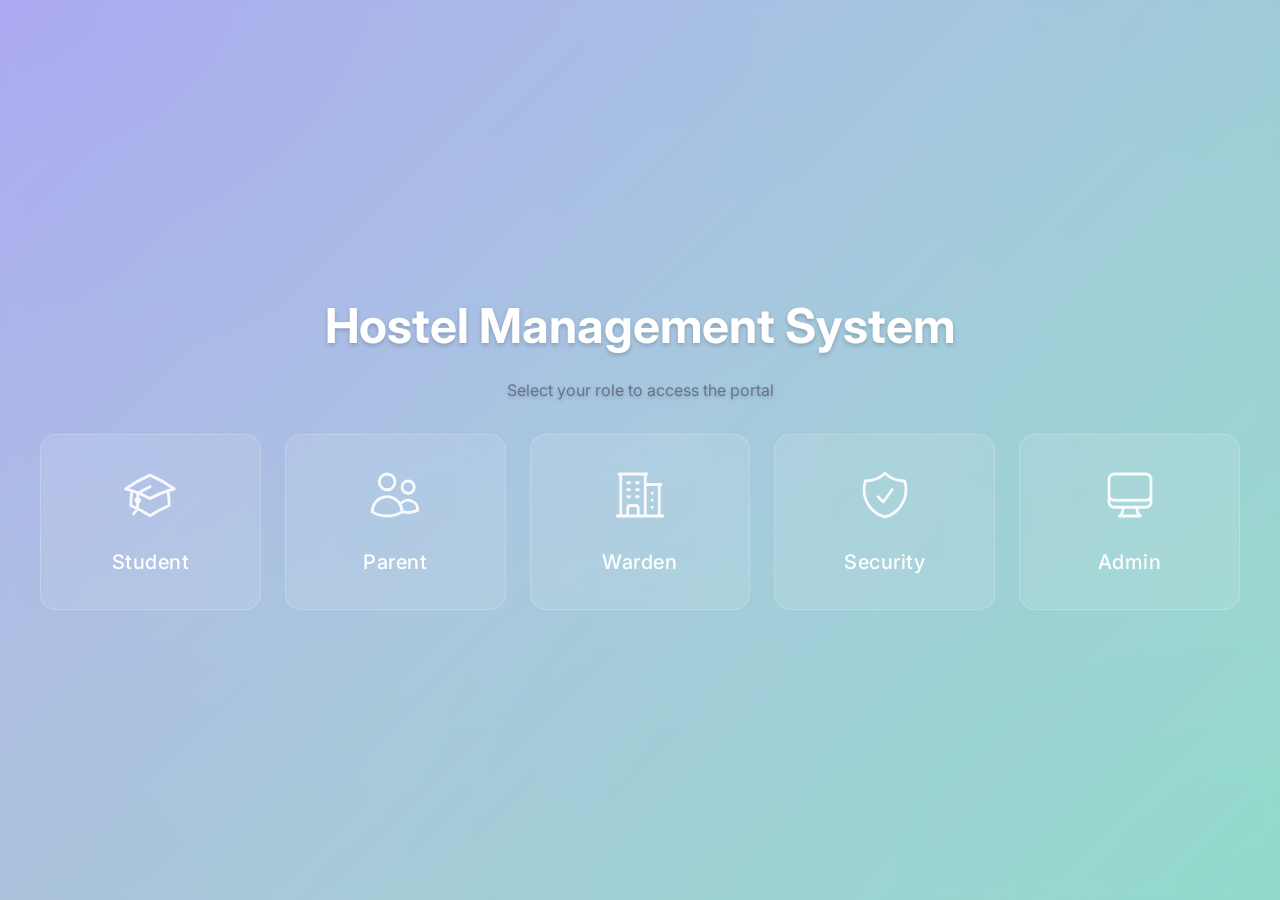
<file: frontend/index.html>
<!DOCTYPE html>
<html lang="en">
<head>
    <meta charset="UTF-8">
    <meta name="viewport" content="width=device-width, initial-scale=1.0">
    <title>Hostel Management System</title>
    <link href="https://fonts.googleapis.com/css2?family=Inter:wght@400;500;600;700&display=swap" rel="stylesheet">
    <link rel="stylesheet" href="css/style.css">
    <link rel="stylesheet" href="css/components.css">
    <link rel="stylesheet" href="css/responsive.css">
    <style>
        .landing-container {
            min-height: 100vh;
            display: flex;
            align-items: center;
            justify-content: center;
            padding: var(--spacing-xl);
            background-image: url('https://images.unsplash.com/photo-1541339907198-e08756dedf3f?auto=format&fit=crop&w=1920&q=80');
            background-size: cover;
            background-position: center;
            position: relative;
        }

        .landing-overlay {
            position: absolute;
            top: 0;
            left: 0;
            right: 0;
            bottom: 0;
            background: linear-gradient(135deg, rgba(79, 70, 229, 0.4) 0%, rgba(16, 185, 129, 0.4) 100%);
            backdrop-filter: blur(8px);
        }

        .role-cards-wrapper {
            position: relative;
            z-index: 10;
            max-width: 1200px;
            width: 100%;
        }

        .landing-header {
            text-align: center;
            margin-bottom: var(--spacing-xl);
            color: white;
            text-shadow: 0 2px 4px rgba(0,0,0,0.2);
        }

        .landing-header h1 {
            font-size: 3rem;
            margin-bottom: var(--spacing-md);
        }

        .role-grid {
            display: grid;
            grid-template-columns: repeat(auto-fit, minmax(200px, 1fr));
            gap: var(--spacing-lg);
        }

        .role-card {
            background: rgba(255, 255, 255, 0.1);
            backdrop-filter: blur(20px);
            border: 1px solid rgba(255, 255, 255, 0.2);
            border-radius: var(--radius-xl);
            padding: var(--spacing-xl) var(--spacing-md);
            text-align: center;
            color: white;
            transition: all var(--transition-normal);
            text-decoration: none;
            display: flex;
            flex-direction: column;
            align-items: center;
            gap: var(--spacing-md);
        }

        .role-card:hover {
            transform: translateY(-10px);
            background: rgba(255, 255, 255, 0.2);
            box-shadow: 0 20px 40px rgba(0,0,0,0.2);
            color: white;
        }

        .role-icon {
            width: 56px;
            height: 56px;
            margin-bottom: var(--spacing-sm);
            color: white;
            opacity: 0.9;
        }

        .role-card h3 {
            margin: 0;
            font-weight: 500;
            letter-spacing: 0.5px;
        }
    </style>
</head>
<body>
    <div class="landing-container">
        <div class="landing-overlay"></div>
        <div class="role-cards-wrapper">
            <div class="landing-header">
                <h1>Hostel Management System</h1>
                <p>Select your role to access the portal</p>
            </div>
            <div class="role-grid">
                <a href="student/login.html" class="role-card">
                    <svg class="role-icon" fill="none" viewBox="0 0 24 24" stroke="currentColor" stroke-width="1.2">
                        <path stroke-linecap="round" stroke-linejoin="round" d="M4.26 10.147a60.436 60.436 0 00-.491 6.347A48.627 48.627 0 0112 20.904a48.627 48.627 0 018.232-4.41 60.46 60.46 0 00-.491-6.347m-15.482 0a50.57 50.57 0 00-2.658-.813A59.905 59.905 0 0112 3.493a59.902 59.902 0 0110.399 5.84c-.896.248-1.783.52-2.658.814m-15.482 0A50.697 50.697 0 0112 13.489a50.702 50.702 0 017.74-3.342M6.75 15a.75.75 0 100-1.5.75.75 0 000 1.5zm0 0v-3.675A55.378 55.378 0 0112 8.443m-7.007 11.55A5.981 5.981 0 006.75 15.75v-1.5" />
                    </svg>
                    <h3>Student</h3>
                </a>
                <a href="parent/login.html" class="role-card">
                    <svg class="role-icon" fill="none" viewBox="0 0 24 24" stroke="currentColor" stroke-width="1.2">
                        <path stroke-linecap="round" stroke-linejoin="round" d="M15 19.128a9.38 9.38 0 002.625.372 9.337 9.337 0 004.121-.952 4.125 4.125 0 00-7.533-2.493M15 19.128v-.003c0-1.113-.285-2.16-.786-3.07M15 19.128v.106A12.318 12.318 0 018.624 21c-2.331 0-4.512-.645-6.374-1.766l-.001-.109a6.375 6.375 0 0111.964-3.07M12 6.375a3.375 3.375 0 11-6.75 0 3.375 3.375 0 016.75 0zm8.25 2.25a2.625 2.625 0 11-5.25 0 2.625 2.625 0 015.25 0z" />
                    </svg>
                    <h3>Parent</h3>
                </a>
                <a href="warden/login.html" class="role-card">
                    <svg class="role-icon" fill="none" viewBox="0 0 24 24" stroke="currentColor" stroke-width="1.2">
                        <path stroke-linecap="round" stroke-linejoin="round" d="M2.25 21h19.5m-18-18v18m10.5-18v18m6-13.5V21M6.75 6.75h.75m-.75 3h.75m-.75 3h.75m3-6h.75m-.75 3h.75m-.75 3h.75M6.75 21v-3.375c0-.621.504-1.125 1.125-1.125h2.25c.621 0 1.125.504 1.125 1.125V21M3 3h12m-.75 4.5H21m-3.75 3.75h.008v.008h-.008v-.008zm0 3h.008v.008h-.008v-.008zm0 3h.008v.008h-.008v-.008z" />
                    </svg>
                    <h3>Warden</h3>
                </a>
                <a href="security/login.html" class="role-card">
                    <svg class="role-icon" fill="none" viewBox="0 0 24 24" stroke="currentColor" stroke-width="1.2">
                        <path stroke-linecap="round" stroke-linejoin="round" d="M9 12.75L11.25 15 15 9.75m-3-7.036A11.959 11.959 0 013.598 6 11.99 11.99 0 003 9.749c0 5.592 3.824 10.29 9 11.623 5.176-1.332 9-6.03 9-11.622 0-1.31-.21-2.571-.598-3.751h-.152c-3.196 0-6.1-1.248-8.25-3.285z" />
                    </svg>
                    <h3>Security</h3>
                </a>
                <a href="admin/login.html" class="role-card">
                    <svg class="role-icon" fill="none" viewBox="0 0 24 24" stroke="currentColor" stroke-width="1.2">
                        <path stroke-linecap="round" stroke-linejoin="round" d="M9 17.25v1.007a3 3 0 01-.879 2.122L7.5 21h9l-.621-.621A3 3 0 0115 18.257V17.25m6-12V15a2.25 2.25 0 01-2.25 2.25H5.25A2.25 2.25 0 013 15V5.25m18 0A2.25 2.25 0 0018.75 3H5.25A2.25 2.25 0 003 5.25m18 0V12a2.25 2.25 0 01-2.25 2.25H5.25A2.25 2.25 0 013 12V5.25" />
                    </svg>
                    <h3>Admin</h3>
                </a>
            </div>
        </div>
    </div>
</body>
</html>
</file>
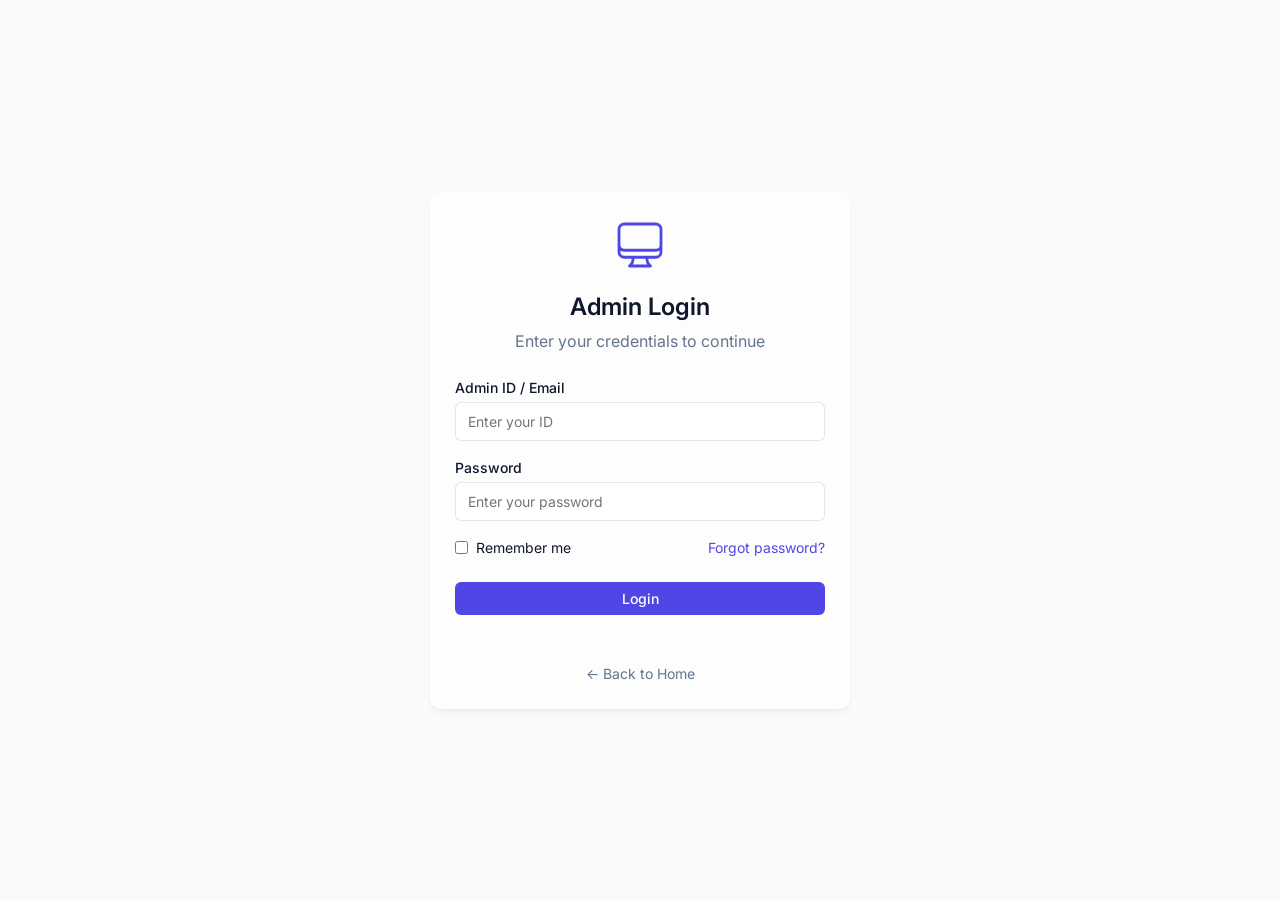
<file: frontend/admin/login.html>
﻿<!DOCTYPE html>
<html lang="en">
<head>
    <meta charset="UTF-8">
    <meta name="viewport" content="width=device-width, initial-scale=1.0">
    <title>Admin Login - Hostel Management System</title>
    <link href="https://fonts.googleapis.com/css2?family=Inter:wght@400;500;600;700&display=swap" rel="stylesheet">
    <link rel="stylesheet" href="../css/style.css">
    <link rel="stylesheet" href="../css/components.css">
    <link rel="stylesheet" href="../css/responsive.css">
    <style>
        .login-page {
            min-height: 100vh;
            display: flex;
            align-items: center;
            justify-content: center;
            padding: var(--spacing-md);
            background: var(--color-background);
        }
        .login-container {
            width: 100%;
            max-width: 420px;
        }
        .login-header {
            text-align: center;
            margin-bottom: var(--spacing-lg);
        }
        .login-header .icon {
            font-size: 3rem;
            margin-bottom: var(--spacing-sm);
        }
        .login-header h2 {
            margin-bottom: var(--spacing-xs);
        }
        .login-header p {
            color: var(--color-text-muted);
            margin-bottom: 0;
        }
        .form-options {
            display: flex;
            justify-content: space-between;
            align-items: center;
            margin-bottom: var(--spacing-lg);
            font-size: var(--font-size-sm);
        }
        .back-link {
            display: block;
            text-align: center;
            margin-top: var(--spacing-lg);
            font-size: var(--font-size-sm);
            color: var(--color-text-muted);
        }
    </style>
</head>
<body>
    <div class="login-page">
        <div class="login-container glass-panel">
            <div class="login-header">
                <svg class="icon" style="width: 56px; height: 56px; margin: 0 auto 1rem auto; display: block; color: var(--color-primary);" fill="none" viewBox="0 0 24 24" stroke="currentColor" stroke-width="1.2"><path stroke-linecap="round" stroke-linejoin="round" d="M9 17.25v1.007a3 3 0 01-.879 2.122L7.5 21h9l-.621-.621A3 3 0 0115 18.257V17.25m6-12V15a2.25 2.25 0 01-2.25 2.25H5.25A2.25 2.25 0 013 15V5.25m18 0A2.25 2.25 0 0018.75 3H5.25A2.25 2.25 0 003 5.25m18 0V12a2.25 2.25 0 01-2.25 2.25H5.25A2.25 2.25 0 013 12V5.25" /></svg>
                <h2>Admin Login</h2>
                <p>Enter your credentials to continue</p>
            </div>
            
            <form action="dashboard.html" method="GET">
                <div class="form-group">
                    <label class="form-label">Admin ID / Email</label>
                    <input type="text" class="form-control" placeholder="Enter your ID" required>
                </div>
                
                <div class="form-group">
                    <label class="form-label">Password</label>
                    <input type="password" class="form-control" placeholder="Enter your password" required>
                </div>
                
                <div class="form-options">
                    <label style="display: flex; align-items: center; gap: 0.5rem; cursor: pointer;">
                        <input type="checkbox"> Remember me
                    </label>
                    <a href="#">Forgot password?</a>
                </div>
                
                <button type="submit" class="btn btn-primary btn-block">Login</button>
            </form>
            
            <a href="../index.html" class="back-link">← Back to Home</a>
        </div>
    </div>
    <script src="../js/auth-client.js"></script>
</body>
</html>
</file>
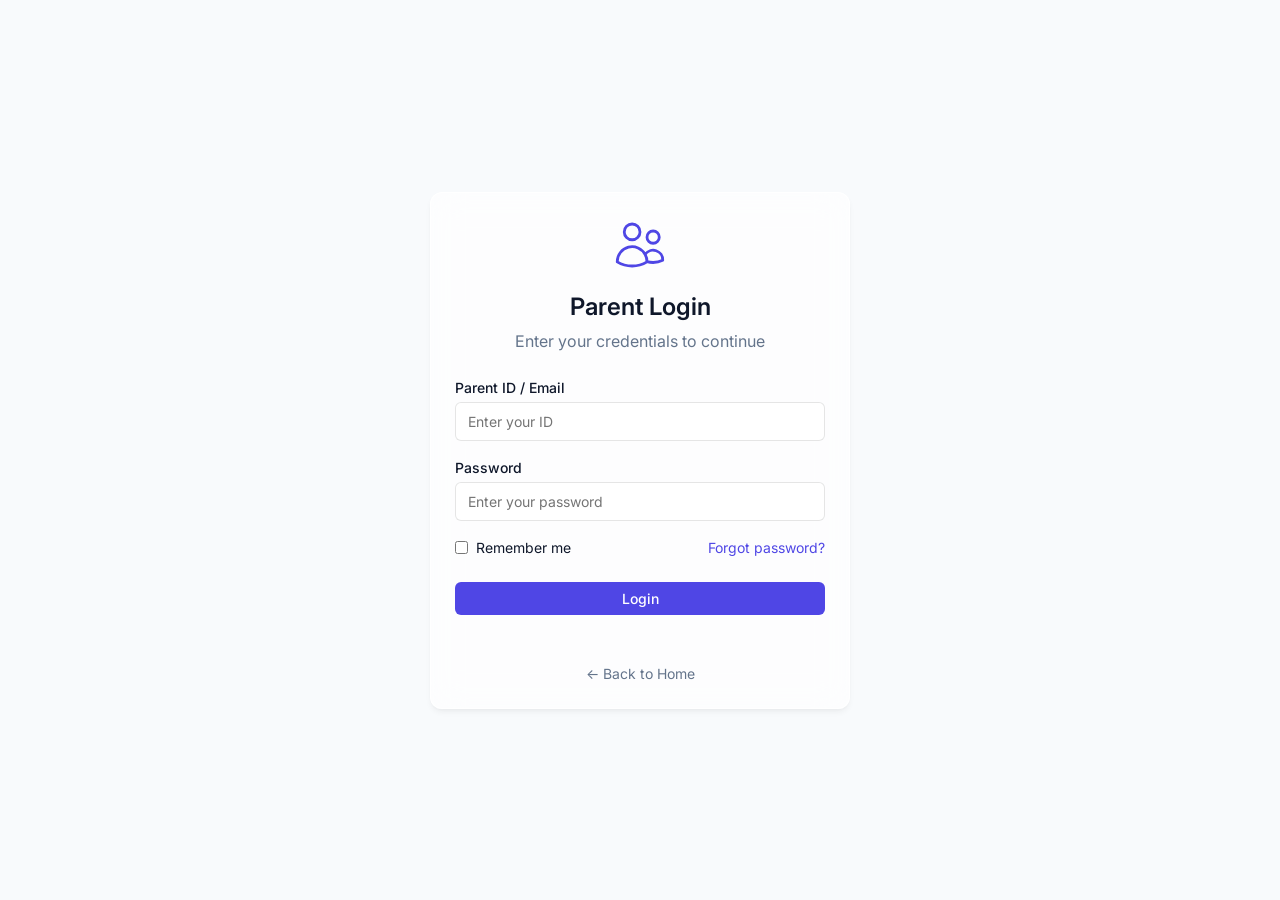
<file: frontend/parent/login.html>
﻿<!DOCTYPE html>
<html lang="en">
<head>
    <meta charset="UTF-8">
    <meta name="viewport" content="width=device-width, initial-scale=1.0">
    <title>Parent Login - Hostel Management System</title>
    <link href="https://fonts.googleapis.com/css2?family=Inter:wght@400;500;600;700&display=swap" rel="stylesheet">
    <link rel="stylesheet" href="../css/style.css">
    <link rel="stylesheet" href="../css/components.css">
    <link rel="stylesheet" href="../css/responsive.css">
    <style>
        .login-page {
            min-height: 100vh;
            display: flex;
            align-items: center;
            justify-content: center;
            padding: var(--spacing-md);
            background: var(--color-background);
        }
        .login-container {
            width: 100%;
            max-width: 420px;
        }
        .login-header {
            text-align: center;
            margin-bottom: var(--spacing-lg);
        }
        .login-header .icon {
            font-size: 3rem;
            margin-bottom: var(--spacing-sm);
        }
        .login-header h2 {
            margin-bottom: var(--spacing-xs);
        }
        .login-header p {
            color: var(--color-text-muted);
            margin-bottom: 0;
        }
        .form-options {
            display: flex;
            justify-content: space-between;
            align-items: center;
            margin-bottom: var(--spacing-lg);
            font-size: var(--font-size-sm);
        }
        .back-link {
            display: block;
            text-align: center;
            margin-top: var(--spacing-lg);
            font-size: var(--font-size-sm);
            color: var(--color-text-muted);
        }
    </style>
</head>
<body>
    <div class="login-page">
        <div class="login-container glass-panel">
            <div class="login-header">
                <svg class="icon" style="width: 56px; height: 56px; margin: 0 auto 1rem auto; display: block; color: var(--color-primary);" fill="none" viewBox="0 0 24 24" stroke="currentColor" stroke-width="1.2"><path stroke-linecap="round" stroke-linejoin="round" d="M15 19.128a9.38 9.38 0 002.625.372 9.337 9.337 0 004.121-.952 4.125 4.125 0 00-7.533-2.493M15 19.128v-.003c0-1.113-.285-2.16-.786-3.07M15 19.128v.106A12.318 12.318 0 018.624 21c-2.331 0-4.512-.645-6.374-1.766l-.001-.109a6.375 6.375 0 0111.964-3.07M12 6.375a3.375 3.375 0 11-6.75 0 3.375 3.375 0 016.75 0zm8.25 2.25a2.625 2.625 0 11-5.25 0 2.625 2.625 0 015.25 0z" /></svg>
                <h2>Parent Login</h2>
                <p>Enter your credentials to continue</p>
            </div>
            
            <form action="dashboard.html" method="GET">
                <div class="form-group">
                    <label class="form-label">Parent ID / Email</label>
                    <input type="text" class="form-control" placeholder="Enter your ID" required>
                </div>
                
                <div class="form-group">
                    <label class="form-label">Password</label>
                    <input type="password" class="form-control" placeholder="Enter your password" required>
                </div>
                
                <div class="form-options">
                    <label style="display: flex; align-items: center; gap: 0.5rem; cursor: pointer;">
                        <input type="checkbox"> Remember me
                    </label>
                    <a href="#">Forgot password?</a>
                </div>
                
                <button type="submit" class="btn btn-primary btn-block">Login</button>
            </form>
            
            <a href="../index.html" class="back-link">← Back to Home</a>
        </div>
    </div>
    <script src="../js/auth-client.js"></script>
</body>
</html>
</file>
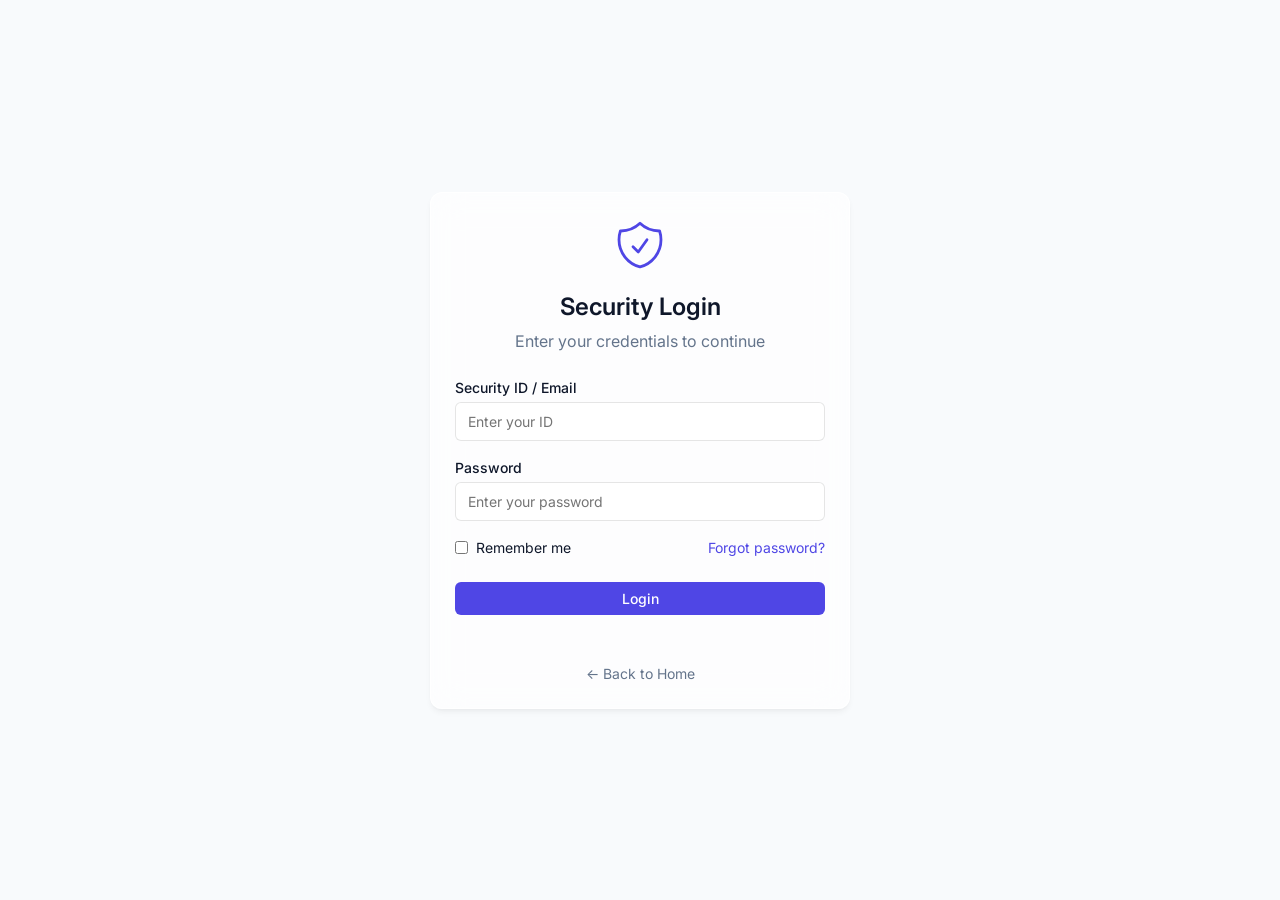
<file: frontend/security/login.html>
﻿<!DOCTYPE html>
<html lang="en">
<head>
    <meta charset="UTF-8">
    <meta name="viewport" content="width=device-width, initial-scale=1.0">
    <title>Security Login - Hostel Management System</title>
    <link href="https://fonts.googleapis.com/css2?family=Inter:wght@400;500;600;700&display=swap" rel="stylesheet">
    <link rel="stylesheet" href="../css/style.css">
    <link rel="stylesheet" href="../css/components.css">
    <link rel="stylesheet" href="../css/responsive.css">
    <style>
        .login-page {
            min-height: 100vh;
            display: flex;
            align-items: center;
            justify-content: center;
            padding: var(--spacing-md);
            background: var(--color-background);
        }
        .login-container {
            width: 100%;
            max-width: 420px;
        }
        .login-header {
            text-align: center;
            margin-bottom: var(--spacing-lg);
        }
        .login-header .icon {
            font-size: 3rem;
            margin-bottom: var(--spacing-sm);
        }
        .login-header h2 {
            margin-bottom: var(--spacing-xs);
        }
        .login-header p {
            color: var(--color-text-muted);
            margin-bottom: 0;
        }
        .form-options {
            display: flex;
            justify-content: space-between;
            align-items: center;
            margin-bottom: var(--spacing-lg);
            font-size: var(--font-size-sm);
        }
        .back-link {
            display: block;
            text-align: center;
            margin-top: var(--spacing-lg);
            font-size: var(--font-size-sm);
            color: var(--color-text-muted);
        }
    </style>
</head>
<body>
    <div class="login-page">
        <div class="login-container glass-panel">
            <div class="login-header">
                <svg class="icon" style="width: 56px; height: 56px; margin: 0 auto 1rem auto; display: block; color: var(--color-primary);" fill="none" viewBox="0 0 24 24" stroke="currentColor" stroke-width="1.2"><path stroke-linecap="round" stroke-linejoin="round" d="M9 12.75L11.25 15 15 9.75m-3-7.036A11.959 11.959 0 013.598 6 11.99 11.99 0 003 9.749c0 5.592 3.824 10.29 9 11.623 5.176-1.332 9-6.03 9-11.622 0-1.31-.21-2.571-.598-3.751h-.152c-3.196 0-6.1-1.248-8.25-3.285z" /></svg>
                <h2>Security Login</h2>
                <p>Enter your credentials to continue</p>
            </div>
            
            <form action="dashboard.html" method="GET">
                <div class="form-group">
                    <label class="form-label">Security ID / Email</label>
                    <input type="text" class="form-control" placeholder="Enter your ID" required>
                </div>
                
                <div class="form-group">
                    <label class="form-label">Password</label>
                    <input type="password" class="form-control" placeholder="Enter your password" required>
                </div>
                
                <div class="form-options">
                    <label style="display: flex; align-items: center; gap: 0.5rem; cursor: pointer;">
                        <input type="checkbox"> Remember me
                    </label>
                    <a href="#">Forgot password?</a>
                </div>
                
                <button type="submit" class="btn btn-primary btn-block">Login</button>
            </form>
            
            <a href="../index.html" class="back-link">← Back to Home</a>
        </div>
    </div>
    <script src="../js/auth-client.js"></script>
</body>
</html>
</file>
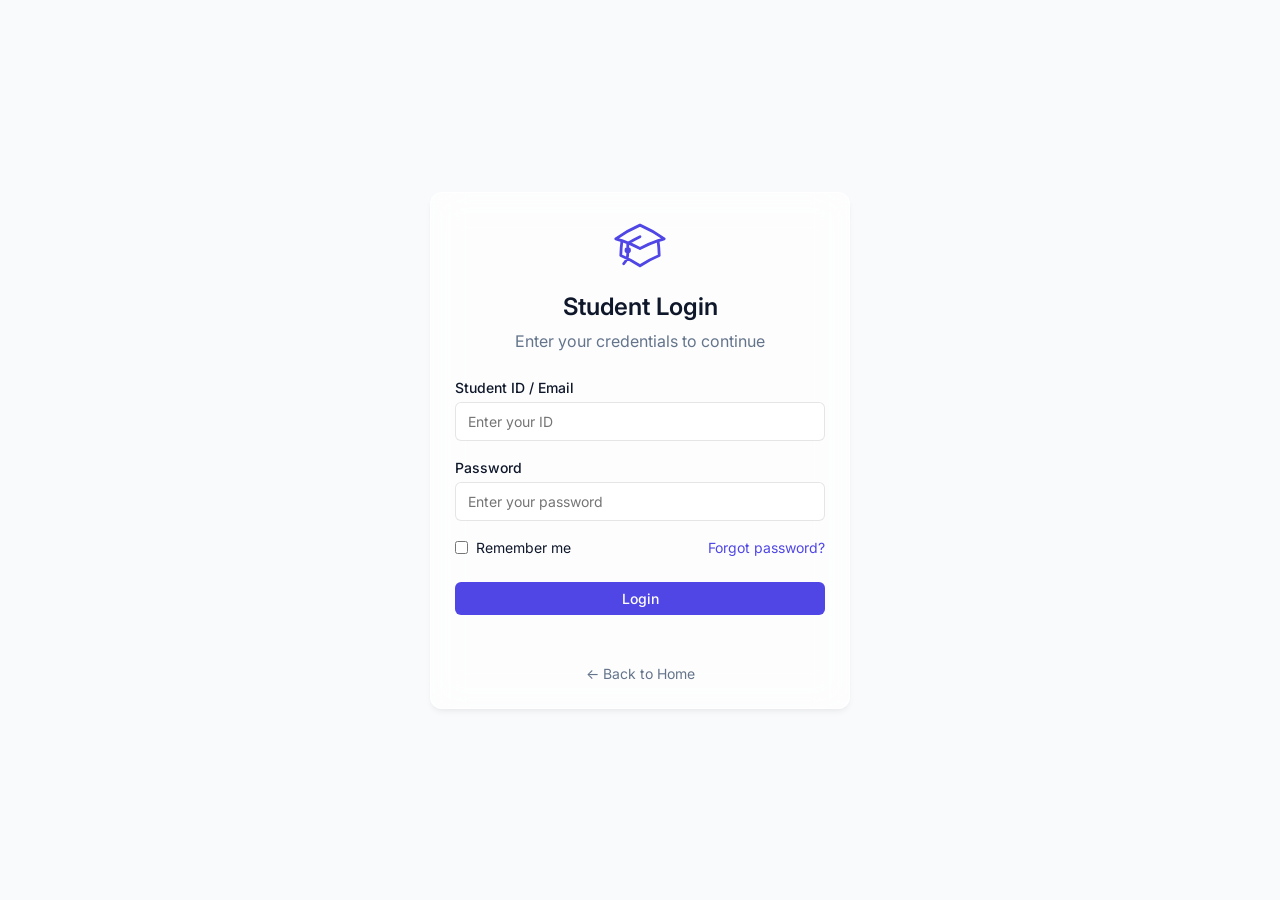
<file: frontend/student/login.html>
﻿<!DOCTYPE html>
<html lang="en">
<head>
    <meta charset="UTF-8">
    <meta name="viewport" content="width=device-width, initial-scale=1.0">
    <title>Student Login - Hostel Management System</title>
    <link href="https://fonts.googleapis.com/css2?family=Inter:wght@400;500;600;700&display=swap" rel="stylesheet">
    <link rel="stylesheet" href="../css/style.css">
    <link rel="stylesheet" href="../css/components.css">
    <link rel="stylesheet" href="../css/responsive.css">
    <style>
        .login-page {
            min-height: 100vh;
            display: flex;
            align-items: center;
            justify-content: center;
            padding: var(--spacing-md);
            background: var(--color-background);
        }
        .login-container {
            width: 100%;
            max-width: 420px;
        }
        .login-header {
            text-align: center;
            margin-bottom: var(--spacing-lg);
        }
        .login-header .icon {
            font-size: 3rem;
            margin-bottom: var(--spacing-sm);
        }
        .login-header h2 {
            margin-bottom: var(--spacing-xs);
        }
        .login-header p {
            color: var(--color-text-muted);
            margin-bottom: 0;
        }
        .form-options {
            display: flex;
            justify-content: space-between;
            align-items: center;
            margin-bottom: var(--spacing-lg);
            font-size: var(--font-size-sm);
        }
        .back-link {
            display: block;
            text-align: center;
            margin-top: var(--spacing-lg);
            font-size: var(--font-size-sm);
            color: var(--color-text-muted);
        }
    </style>
</head>
<body>
    <div class="login-page">
        <div class="login-container glass-panel">
            <div class="login-header">
                <svg class="icon" style="width: 56px; height: 56px; margin: 0 auto 1rem auto; display: block; color: var(--color-primary);" fill="none" viewBox="0 0 24 24" stroke="currentColor" stroke-width="1.2"><path stroke-linecap="round" stroke-linejoin="round" d="M4.26 10.147a60.436 60.436 0 00-.491 6.347A48.627 48.627 0 0112 20.904a48.627 48.627 0 018.232-4.41 60.46 60.46 0 00-.491-6.347m-15.482 0a50.57 50.57 0 00-2.658-.813A59.905 59.905 0 0112 3.493a59.902 59.902 0 0110.399 5.84c-.896.248-1.783.52-2.658.814m-15.482 0A50.697 50.697 0 0112 13.489a50.702 50.702 0 017.74-3.342M6.75 15a.75.75 0 100-1.5.75.75 0 000 1.5zm0 0v-3.675A55.378 55.378 0 0112 8.443m-7.007 11.55A5.981 5.981 0 006.75 15.75v-1.5" /></svg>
                <h2>Student Login</h2>
                <p>Enter your credentials to continue</p>
            </div>
            
            <form action="dashboard.html" method="GET">
                <div class="form-group">
                    <label class="form-label">Student ID / Email</label>
                    <input type="text" class="form-control" placeholder="Enter your ID" required>
                </div>
                
                <div class="form-group">
                    <label class="form-label">Password</label>
                    <input type="password" class="form-control" placeholder="Enter your password" required>
                </div>
                
                <div class="form-options">
                    <label style="display: flex; align-items: center; gap: 0.5rem; cursor: pointer;">
                        <input type="checkbox"> Remember me
                    </label>
                    <a href="#">Forgot password?</a>
                </div>
                
                <button type="submit" class="btn btn-primary btn-block">Login</button>
            </form>
            
            <a href="../index.html" class="back-link">← Back to Home</a>
        </div>
    </div>
    <script src="../js/auth-client.js"></script>
</body>
</html>
</file>
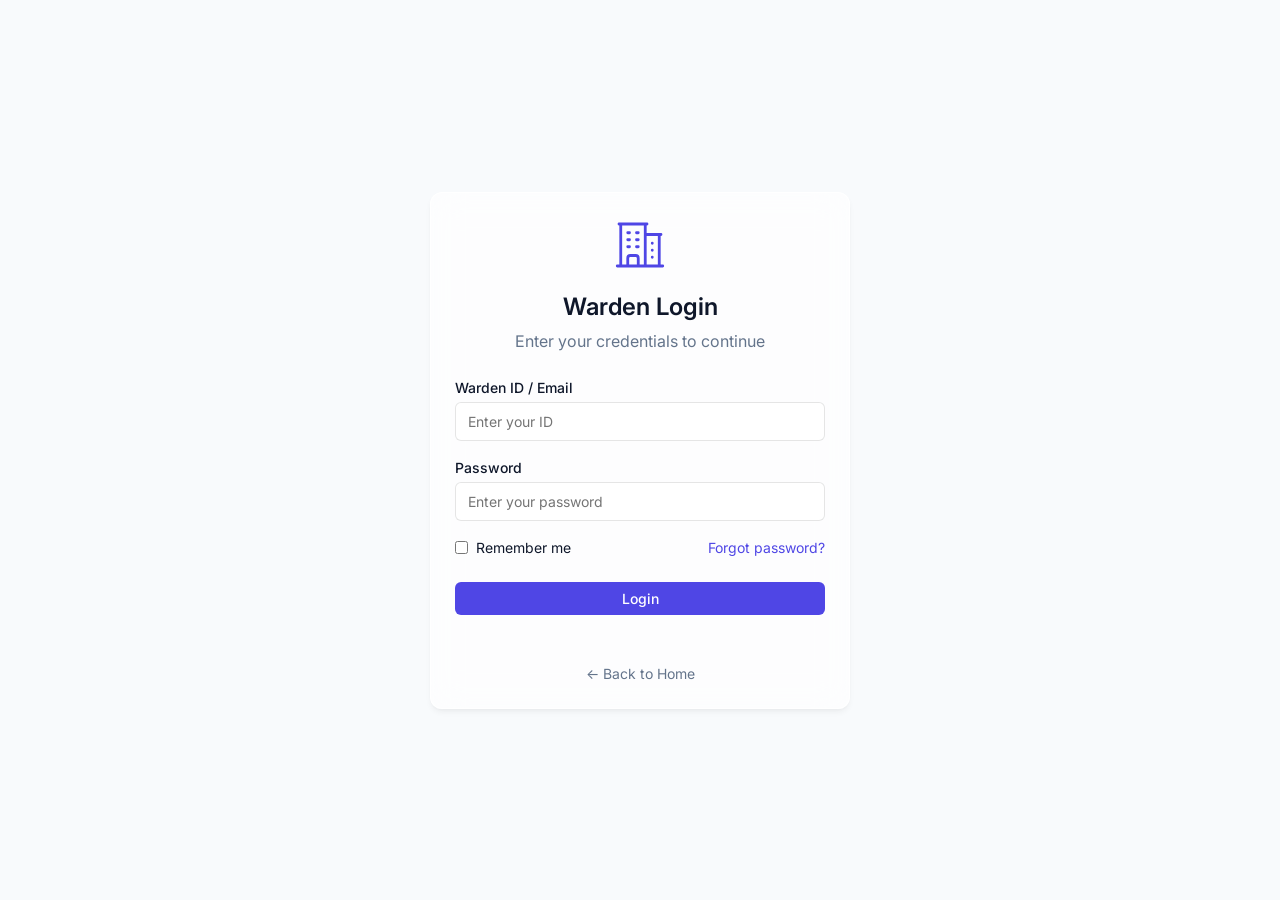
<file: frontend/warden/login.html>
﻿<!DOCTYPE html>
<html lang="en">
<head>
    <meta charset="UTF-8">
    <meta name="viewport" content="width=device-width, initial-scale=1.0">
    <title>Warden Login - Hostel Management System</title>
    <link href="https://fonts.googleapis.com/css2?family=Inter:wght@400;500;600;700&display=swap" rel="stylesheet">
    <link rel="stylesheet" href="../css/style.css">
    <link rel="stylesheet" href="../css/components.css">
    <link rel="stylesheet" href="../css/responsive.css">
    <style>
        .login-page {
            min-height: 100vh;
            display: flex;
            align-items: center;
            justify-content: center;
            padding: var(--spacing-md);
            background: var(--color-background);
        }
        .login-container {
            width: 100%;
            max-width: 420px;
        }
        .login-header {
            text-align: center;
            margin-bottom: var(--spacing-lg);
        }
        .login-header .icon {
            font-size: 3rem;
            margin-bottom: var(--spacing-sm);
        }
        .login-header h2 {
            margin-bottom: var(--spacing-xs);
        }
        .login-header p {
            color: var(--color-text-muted);
            margin-bottom: 0;
        }
        .form-options {
            display: flex;
            justify-content: space-between;
            align-items: center;
            margin-bottom: var(--spacing-lg);
            font-size: var(--font-size-sm);
        }
        .back-link {
            display: block;
            text-align: center;
            margin-top: var(--spacing-lg);
            font-size: var(--font-size-sm);
            color: var(--color-text-muted);
        }
    </style>
</head>
<body>
    <div class="login-page">
        <div class="login-container glass-panel">
            <div class="login-header">
                <svg class="icon" style="width: 56px; height: 56px; margin: 0 auto 1rem auto; display: block; color: var(--color-primary);" fill="none" viewBox="0 0 24 24" stroke="currentColor" stroke-width="1.2"><path stroke-linecap="round" stroke-linejoin="round" d="M2.25 21h19.5m-18-18v18m10.5-18v18m6-13.5V21M6.75 6.75h.75m-.75 3h.75m-.75 3h.75m3-6h.75m-.75 3h.75m-.75 3h.75M6.75 21v-3.375c0-.621.504-1.125 1.125-1.125h2.25c.621 0 1.125.504 1.125 1.125V21M3 3h12m-.75 4.5H21m-3.75 3.75h.008v.008h-.008v-.008zm0 3h.008v.008h-.008v-.008zm0 3h.008v.008h-.008v-.008z" /></svg>
                <h2>Warden Login</h2>
                <p>Enter your credentials to continue</p>
            </div>
            
            <form action="dashboard.html" method="GET">
                <div class="form-group">
                    <label class="form-label">Warden ID / Email</label>
                    <input type="text" class="form-control" placeholder="Enter your ID" required>
                </div>
                
                <div class="form-group">
                    <label class="form-label">Password</label>
                    <input type="password" class="form-control" placeholder="Enter your password" required>
                </div>
                
                <div class="form-options">
                    <label style="display: flex; align-items: center; gap: 0.5rem; cursor: pointer;">
                        <input type="checkbox"> Remember me
                    </label>
                    <a href="#">Forgot password?</a>
                </div>
                
                <button type="submit" class="btn btn-primary btn-block">Login</button>
            </form>
            
            <a href="../index.html" class="back-link">← Back to Home</a>
        </div>
    </div>
    <script src="../js/auth-client.js"></script>
</body>
</html>
</file>
<file: frontend/css/style.css>
:root {
    /* Colors */
    --color-primary: #4f46e5;
    --color-primary-hover: #4338ca;
    --color-primary-light: rgba(79, 70, 229, 0.1);
    
    --color-success: #10b981;
    --color-success-light: rgba(16, 185, 129, 0.1);
    --color-warning: #f59e0b;
    --color-warning-light: rgba(245, 158, 11, 0.1);
    --color-danger: #ef4444;
    --color-danger-light: rgba(239, 68, 68, 0.1);
    --color-info: #3b82f6;
    --color-info-light: rgba(59, 130, 246, 0.1);
    
    /* Background & Surface */
    --color-background: #f8fafc;
    --color-surface: rgba(255, 255, 255, 0.85);
    --color-border: rgba(15, 23, 42, 0.12);
    
    /* Text */
    --color-text-main: #0f172a;
    --color-text-muted: #64748b;
    --color-text-light: #94a3b8;
    
    /* Glassmorphism */
    --glass-bg: rgba(255, 255, 255, 0.65);
    --glass-bg-hover: rgba(255, 255, 255, 0.85);
    --glass-border: 1px solid rgba(255, 255, 255, 0.8);
    --glass-blur: blur(16px);
    
    /* Border Radius */
    --radius-sm: 0.375rem;
    --radius-md: 0.5rem;
    --radius-lg: 0.75rem;
    --radius-xl: 1rem;
    --radius-full: 9999px;
    
    /* Shadows */
    --shadow-sm: 0 1px 2px 0 rgba(0, 0, 0, 0.05);
    --shadow-md: 0 4px 6px -1px rgba(0, 0, 0, 0.05), 0 2px 4px -1px rgba(0, 0, 0, 0.03);
    --shadow-lg: 0 10px 15px -3px rgba(0, 0, 0, 0.05), 0 4px 6px -2px rgba(0, 0, 0, 0.025);
    
    /* Spacing */
    --spacing-xs: 0.25rem;
    --spacing-sm: 0.5rem;
    --spacing-md: 1rem;
    --spacing-lg: 1.5rem;
    --spacing-xl: 2rem;
    --spacing-2xl: 3rem;
    
    /* Layout */
    --sidebar-width: 260px;
    --header-height: 70px;
    
    /* Typography */
    --font-family: 'Inter', -apple-system, BlinkMacSystemFont, "Segoe UI", Roboto, Helvetica, Arial, sans-serif;
    --font-size-xs: 0.75rem;
    --font-size-sm: 0.875rem;
    --font-size-base: 1rem;
    --font-size-lg: 1.125rem;
    --font-size-xl: 1.25rem;
    --font-size-2xl: 1.5rem;
    --font-size-3xl: 1.875rem;
    
    /* Transitions */
    --transition-fast: 0.15s ease-in-out;
    --transition-normal: 0.25s ease-in-out;
}

/* Shared dashboard theme, persisted by main.js. */
body.dark-theme {
    --color-background: #0b1220;
    --color-surface: rgba(19, 29, 46, 0.96);
    --color-text-main: #e5edf8;
    --color-text-muted: #a3b2c7;
    --color-text-light: #8292a9;
    --glass-bg: rgba(17, 27, 44, 0.82);
    --glass-bg-hover: rgba(31, 43, 63, 0.96);
    --glass-border: 1px solid rgba(148, 163, 184, 0.2);
    --color-border: rgba(148, 163, 184, 0.24);
    --shadow-sm: 0 1px 2px rgba(0,0,0,.25);
    --shadow-md: 0 4px 10px rgba(0,0,0,.28);
    --shadow-lg: 0 12px 28px rgba(0,0,0,.36);
    color-scheme: dark;
}

body.dark-theme .form-control,
body.dark-theme select.form-control,
body.dark-theme textarea.form-control {
    color: var(--color-text-main);
    background-color: rgba(15, 23, 42, .88);
    border-color: var(--color-border);
}

body.dark-theme .form-control:focus { background-color: #111d30; }
body.dark-theme .table th,
body.dark-theme .table td { border-bottom-color: var(--color-border); }
body.dark-theme .table tbody tr:hover,
body.dark-theme .notification-item:hover { background-color: rgba(148, 163, 184, .1); }
body.dark-theme .modal-header,
body.dark-theme .modal-footer,
body.dark-theme .notification-header,
body.dark-theme .notification-item { border-color: var(--color-border); }
body.dark-theme hr { border-color: var(--color-border) !important; }
body.dark-theme .badge-warning { color: #fbbf24; }
body.dark-theme .theme-toggle { white-space: nowrap; }
.top-header .theme-toggle { width: auto; flex-shrink: 0; margin: 0; }

* {
    margin: 0;
    padding: 0;
    box-sizing: border-box;
}

body {
    font-family: var(--font-family);
    background-color: var(--color-background);
    color: var(--color-text-main);
    line-height: 1.5;
    /* Adding a subtle gradient background for better glassmorphism effect */
    background-image: 
        radial-gradient(at 0% 0%, rgba(79, 70, 229, 0.08) 0px, transparent 50%),
        radial-gradient(at 100% 0%, rgba(16, 185, 129, 0.05) 0px, transparent 50%),
        radial-gradient(at 100% 100%, rgba(59, 130, 246, 0.08) 0px, transparent 50%),
        radial-gradient(at 0% 100%, rgba(245, 158, 11, 0.05) 0px, transparent 50%);
    background-attachment: fixed;
    min-height: 100vh;
}

a {
    color: var(--color-primary);
    text-decoration: none;
    transition: color var(--transition-fast);
}

a:hover {
    color: var(--color-primary-hover);
}

ul {
    list-style: none;
}

/* Typography Hierarchy */
h1 { font-size: var(--font-size-3xl); font-weight: 700; margin-bottom: var(--spacing-md); }
h2 { font-size: var(--font-size-2xl); font-weight: 600; margin-bottom: var(--spacing-sm); }
h3 { font-size: var(--font-size-xl); font-weight: 600; margin-bottom: var(--spacing-sm); }
h4 { font-size: var(--font-size-lg); font-weight: 500; margin-bottom: var(--spacing-xs); }
p { margin-bottom: var(--spacing-md); color: var(--color-text-muted); }

/* Layout Grid */
.app-container {
    display: flex;
    min-height: 100vh;
    overflow: hidden;
}

/* Main Content Area */
.main-content {
    flex: 1;
    display: flex;
    flex-direction: column;
    min-width: 0; /* Prevents overflow */
    margin-left: var(--sidebar-width);
    transition: margin-left var(--transition-normal);
}

/* Header */
.top-header {
    height: var(--header-height);
    background: var(--glass-bg);
    backdrop-filter: var(--glass-blur);
    -webkit-backdrop-filter: var(--glass-blur);
    border-bottom: var(--glass-border);
    display: flex;
    align-items: center;
    justify-content: space-between;
    padding: 0 var(--spacing-xl);
    position: sticky;
    top: 0;
    z-index: 40;
}

.header-left {
    display: flex;
    align-items: center;
    gap: var(--spacing-md);
}

.menu-toggle {
    display: none;
    background: none;
    border: none;
    font-size: 1.5rem;
    color: var(--color-text-main);
    cursor: pointer;
}

.header-title {
    font-size: var(--font-size-lg);
    font-weight: 600;
}

.header-right {
    display: flex;
    align-items: center;
    gap: var(--spacing-lg);
}

.user-profile-sm {
    display: flex;
    align-items: center;
    gap: var(--spacing-sm);
    cursor: pointer;
}

.avatar {
    width: 36px;
    height: 36px;
    border-radius: var(--radius-full);
    background-color: var(--color-primary-light);
    color: var(--color-primary);
    display: flex;
    align-items: center;
    justify-content: center;
    font-weight: 600;
}

/* Dashboard Content */
.dashboard-content {
    padding: var(--spacing-xl);
    flex: 1;
    overflow-y: auto;
}

.dashboard-header {
    margin-bottom: var(--spacing-xl);
}

.dashboard-header p {
    margin-bottom: 0;
}

/* Grid Layouts */
.grid-cards {
    display: grid;
    grid-template-columns: repeat(auto-fit, minmax(240px, 1fr));
    gap: var(--spacing-lg);
    margin-bottom: var(--spacing-xl);
}

.grid-2-col {
    display: grid;
    grid-template-columns: 2fr 1fr;
    gap: var(--spacing-xl);
    margin-bottom: var(--spacing-xl);
}

@media (prefers-reduced-motion: reduce) {
    * {
        animation-duration: 0.01ms !important;
        animation-iteration-count: 1 !important;
        transition-duration: 0.01ms !important;
        scroll-behavior: auto !important;
    }
}
</file>
<file: frontend/css/components.css>
/* GLASS COMPONENTS */
.glass-panel {
    background: var(--glass-bg);
    backdrop-filter: var(--glass-blur);
    -webkit-backdrop-filter: var(--glass-blur);
    border: var(--glass-border);
    border-radius: var(--radius-lg);
    box-shadow: var(--shadow-md);
    padding: var(--spacing-lg);
    transition: transform var(--transition-fast), box-shadow var(--transition-fast);
}

.glass-panel:hover {
    box-shadow: var(--shadow-lg);
}

.glass-card {
    background: var(--glass-bg);
    backdrop-filter: var(--glass-blur);
    -webkit-backdrop-filter: var(--glass-blur);
    border: var(--glass-border);
    border-radius: var(--radius-md);
    padding: var(--spacing-md);
    display: flex;
    flex-direction: column;
}

/* SIDEBAR */
.sidebar {
    width: var(--sidebar-width);
    background: var(--glass-bg);
    backdrop-filter: var(--glass-blur);
    -webkit-backdrop-filter: var(--glass-blur);
    border-right: var(--glass-border);
    height: 100vh;
    position: fixed;
    top: 0;
    left: 0;
    display: flex;
    flex-direction: column;
    z-index: 50;
    transition: transform var(--transition-normal);
}

.sidebar-header {
    height: var(--header-height);
    display: flex;
    align-items: center;
    padding: 0 var(--spacing-lg);
    border-bottom: var(--glass-border);
}

.sidebar-brand {
    font-size: var(--font-size-lg);
    font-weight: 700;
    color: var(--color-primary);
    display: flex;
    align-items: center;
    gap: var(--spacing-sm);
}

.sidebar-brand span {
    color: var(--color-text-main);
}

.sidebar-nav {
    flex: 1;
    padding: var(--spacing-md) 0;
    overflow-y: auto;
}

.nav-item {
    display: flex;
    align-items: center;
    padding: var(--spacing-sm) var(--spacing-lg);
    color: var(--color-text-muted);
    font-weight: 500;
    gap: var(--spacing-md);
    margin-bottom: var(--spacing-xs);
    border-left: 3px solid transparent;
}

.nav-item:hover, .nav-item.active {
    background-color: var(--color-primary-light);
    color: var(--color-primary);
}

.nav-item.active {
    border-left-color: var(--color-primary);
}

.sidebar-footer {
    padding: var(--spacing-md) var(--spacing-lg);
    border-top: var(--glass-border);
}

/* CARDS */
.stat-card {
    display: flex;
    align-items: center;
    gap: var(--spacing-md);
}

.stat-icon {
    width: 48px;
    height: 48px;
    border-radius: var(--radius-md);
    background-color: var(--color-primary-light);
    color: var(--color-primary);
    display: flex;
    align-items: center;
    justify-content: center;
    font-size: 1.5rem;
}

.stat-content h4 {
    margin-bottom: 0;
    color: var(--color-text-muted);
    font-size: var(--font-size-sm);
}

.stat-content .stat-value {
    font-size: var(--font-size-2xl);
    font-weight: 700;
    color: var(--color-text-main);
}

/* BUTTONS */
.btn {
    display: inline-flex;
    align-items: center;
    justify-content: center;
    gap: var(--spacing-xs);
    padding: var(--spacing-sm) var(--spacing-md);
    border-radius: var(--radius-sm);
    font-weight: 500;
    font-size: var(--font-size-sm);
    cursor: pointer;
    transition: all var(--transition-fast);
    border: none;
    font-family: inherit;
}

.btn-primary {
    background-color: var(--color-primary);
    color: white;
}

.btn-primary:hover:not(:disabled) {
    background-color: var(--color-primary-hover);
}

.btn-secondary {
    background-color: transparent;
    border: 1px solid var(--color-border);
    color: var(--color-text-main);
}

.btn-secondary:hover:not(:disabled) {
    background-color: var(--glass-bg-hover);
}

.btn-danger {
    background-color: var(--color-danger);
    color: white;
}

.btn-danger:hover:not(:disabled) {
    background-color: #dc2626;
}

.btn:disabled, .btn.disabled {
    opacity: 0.6;
    cursor: not-allowed;
}

.btn-block {
    width: 100%;
}

/* FORMS */
.form-group {
    margin-bottom: var(--spacing-md);
}

.form-label {
    display: block;
    margin-bottom: var(--spacing-xs);
    font-size: var(--font-size-sm);
    font-weight: 500;
    color: var(--color-text-main);
}

.form-control {
    width: 100%;
    padding: 0.625rem 0.75rem;
    border-radius: var(--radius-sm);
    border: 1px solid rgba(0, 0, 0, 0.1);
    background-color: rgba(255, 255, 255, 0.8);
    color: var(--color-text-main);
    font-family: inherit;
    font-size: var(--font-size-sm);
    transition: border-color var(--transition-fast), box-shadow var(--transition-fast);
}

.form-control:focus {
    outline: none;
    border-color: var(--color-primary);
    box-shadow: 0 0 0 3px var(--color-primary-light);
    background-color: #ffffff;
}

textarea.form-control {
    resize: vertical;
    min-height: 100px;
}

/* BADGES / STATUS */
.badge {
    display: inline-flex;
    align-items: center;
    padding: 0.25rem 0.625rem;
    border-radius: var(--radius-full);
    font-size: var(--font-size-xs);
    font-weight: 600;
    text-transform: uppercase;
    letter-spacing: 0.025em;
}

.badge-success {
    background-color: var(--color-success-light);
    color: var(--color-success);
}

.badge-warning {
    background-color: var(--color-warning-light);
    color: #d97706;
}

.badge-danger {
    background-color: var(--color-danger-light);
    color: var(--color-danger);
}

.badge-info {
    background-color: var(--color-info-light);
    color: var(--color-info);
}

/* TABLES */
.table-responsive {
    overflow-x: auto;
    -webkit-overflow-scrolling: touch;
    width: 100%;
}

.table {
    width: 100%;
    border-collapse: collapse;
    white-space: nowrap;
}

.table th, .table td {
    padding: var(--spacing-md);
    text-align: left;
    border-bottom: 1px solid rgba(0, 0, 0, 0.05);
}

.table td.complaint-description {
    white-space: normal;
    overflow-wrap: anywhere;
    min-width: 220px;
    max-width: 38rem;
    vertical-align: top;
}

.table td.complaint-date { white-space: nowrap; vertical-align: top; }

.table th {
    font-weight: 600;
    color: var(--color-text-muted);
    font-size: var(--font-size-sm);
    text-transform: uppercase;
    letter-spacing: 0.05em;
}

.table tbody tr {
    transition: background-color var(--transition-fast);
}

.table tbody tr:hover {
    background-color: rgba(255, 255, 255, 0.5);
}

/* MODALS */
.modal-backdrop {
    position: fixed;
    top: 0;
    left: 0;
    width: 100vw;
    height: 100vh;
    background-color: rgba(0, 0, 0, 0.3);
    backdrop-filter: blur(4px);
    -webkit-backdrop-filter: blur(4px);
    z-index: 100;
    display: flex;
    align-items: center;
    justify-content: center;
    opacity: 0;
    visibility: hidden;
    transition: all var(--transition-normal);
}

.modal-backdrop.active {
    opacity: 1;
    visibility: visible;
}

.modal {
    width: 90%;
    max-width: 500px;
    max-height: 90vh;
    overflow-y: auto;
    background: var(--color-surface);
    border-radius: var(--radius-lg);
    box-shadow: var(--shadow-lg);
    transform: scale(0.95);
    transition: transform var(--transition-normal);
    position: relative;
}

.modal-backdrop.active .modal {
    transform: scale(1);
}

.modal-header {
    padding: var(--spacing-md) var(--spacing-lg);
    border-bottom: 1px solid rgba(0,0,0,0.05);
    display: flex;
    align-items: center;
    justify-content: space-between;
}

.modal-header h3 {
    margin: 0;
}

.modal-close {
    background: none;
    border: none;
    font-size: 1.5rem;
    color: var(--color-text-muted);
    cursor: pointer;
}

.modal-body {
    padding: var(--spacing-lg);
}

.modal-footer {
    padding: var(--spacing-md) var(--spacing-lg);
    border-top: 1px solid rgba(0,0,0,0.05);
    display: flex;
    justify-content: flex-end;
    gap: var(--spacing-sm);
}

/* NOTIFICATIONS PANEL */
.notification-panel {
    position: absolute;
    top: 100%;
    right: 0;
    margin-top: var(--spacing-sm);
    width: 320px;
    background: var(--glass-bg);
    backdrop-filter: var(--glass-blur);
    border: var(--glass-border);
    border-radius: var(--radius-md);
    box-shadow: var(--shadow-lg);
    z-index: 50;
    display: none;
}

.notification-panel.active {
    display: block;
}

.notification-header {
    padding: var(--spacing-sm) var(--spacing-md);
    border-bottom: 1px solid rgba(0,0,0,0.05);
    font-weight: 600;
}

.notification-list {
    max-height: 300px;
    overflow-y: auto;
}

.notification-item {
    padding: var(--spacing-sm) var(--spacing-md);
    border-bottom: 1px solid rgba(0,0,0,0.05);
    font-size: var(--font-size-sm);
}

.notification-item:hover {
    background-color: rgba(255,255,255,0.5);
}

.notification-icon-wrapper {
    position: relative;
    cursor: pointer;
    padding: var(--spacing-xs);
}

.notification-badge {
    position: absolute;
    top: 0;
    right: 0;
    width: 8px;
    height: 8px;
    background-color: var(--color-danger);
    border-radius: 50%;
}

/* TIMELINE */
.timeline {
    position: relative;
    padding-left: 2rem;
    margin: var(--spacing-md) 0;
}

.timeline::before {
    content: '';
    position: absolute;
    top: 0;
    bottom: 0;
    left: 7px;
    width: 2px;
    background-color: var(--color-border);
}

.timeline-item {
    position: relative;
    margin-bottom: var(--spacing-lg);
}

.timeline-item:last-child {
    margin-bottom: 0;
}

.timeline-icon {
    position: absolute;
    left: -2rem;
    width: 16px;
    height: 16px;
    border-radius: 50%;
    background-color: var(--color-surface);
    border: 2px solid var(--color-text-muted);
    top: 4px;
}

.timeline-item.completed .timeline-icon {
    border-color: var(--color-success);
    background-color: var(--color-success);
}
.timeline-item.current .timeline-icon {
    border-color: var(--color-primary);
    background-color: var(--color-primary);
    box-shadow: 0 0 0 3px var(--color-primary-light);
}
.timeline-item.rejected .timeline-icon {
    border-color: var(--color-danger);
    background-color: var(--color-danger);
}

.timeline-content h4 {
    margin-bottom: 0.25rem;
    font-size: var(--font-size-sm);
}

.timeline-content p {
    font-size: var(--font-size-xs);
    margin-bottom: 0;
}
</file>
<file: frontend/css/responsive.css>
/* RESPONSIVE DESIGN */

/* Mobile (320px - 480px) and Tablet (481px - 1024px) */
@media screen and (max-width: 1024px) {
    /* Sidebar adjustments */
    .sidebar {
        transform: translateX(-100%);
    }

    .sidebar.open {
        transform: translateX(0);
        box-shadow: var(--shadow-lg);
    }
    
    .sidebar-overlay {
        position: fixed;
        top: 0;
        left: 0;
        width: 100vw;
        height: 100vh;
        background: rgba(0,0,0,0.3);
        backdrop-filter: blur(2px);
        z-index: 45;
        opacity: 0;
        visibility: hidden;
        transition: opacity var(--transition-fast);
    }
    
    .sidebar-overlay.active {
        opacity: 1;
        visibility: visible;
    }

    .main-content {
        margin-left: 0;
    }

    .menu-toggle {
        display: block;
    }

    /* Layout adjustments */
    .grid-2-col {
        grid-template-columns: 1fr;
    }

    /* Dashboard adjustments */
    .dashboard-content {
        padding: var(--spacing-md);
    }
}

@media screen and (max-width: 480px) {
    /* Mobile specific adjustments */
    .grid-cards {
        grid-template-columns: 1fr;
    }
    
    .stat-card {
        padding: var(--spacing-sm);
    }

    .header-right {
        gap: var(--spacing-sm);
    }

    .header-title {
        font-size: var(--font-size-base);
    }
    
    /* Responsive forms */
    .form-group {
        margin-bottom: var(--spacing-sm);
    }
    
    .modal {
        width: 95%;
        padding: 0;
    }
    
    .modal-body {
        padding: var(--spacing-md);
    }
    
    .btn {
        width: 100%;
        margin-bottom: var(--spacing-xs);
    }
    
    .btn:last-child {
        margin-bottom: 0;
    }
    
    /* Make buttons stack in footer */
    .modal-footer {
        flex-direction: column;
    }

    /* Cards stack vertically */
    .glass-panel {
        padding: var(--spacing-md);
    }

    /* Notification panel fix */
    .notification-panel {
        position: fixed;
        top: var(--header-height);
        left: 5%;
        right: 5%;
        width: 90%;
        margin: 0;
    }
}
</file>
